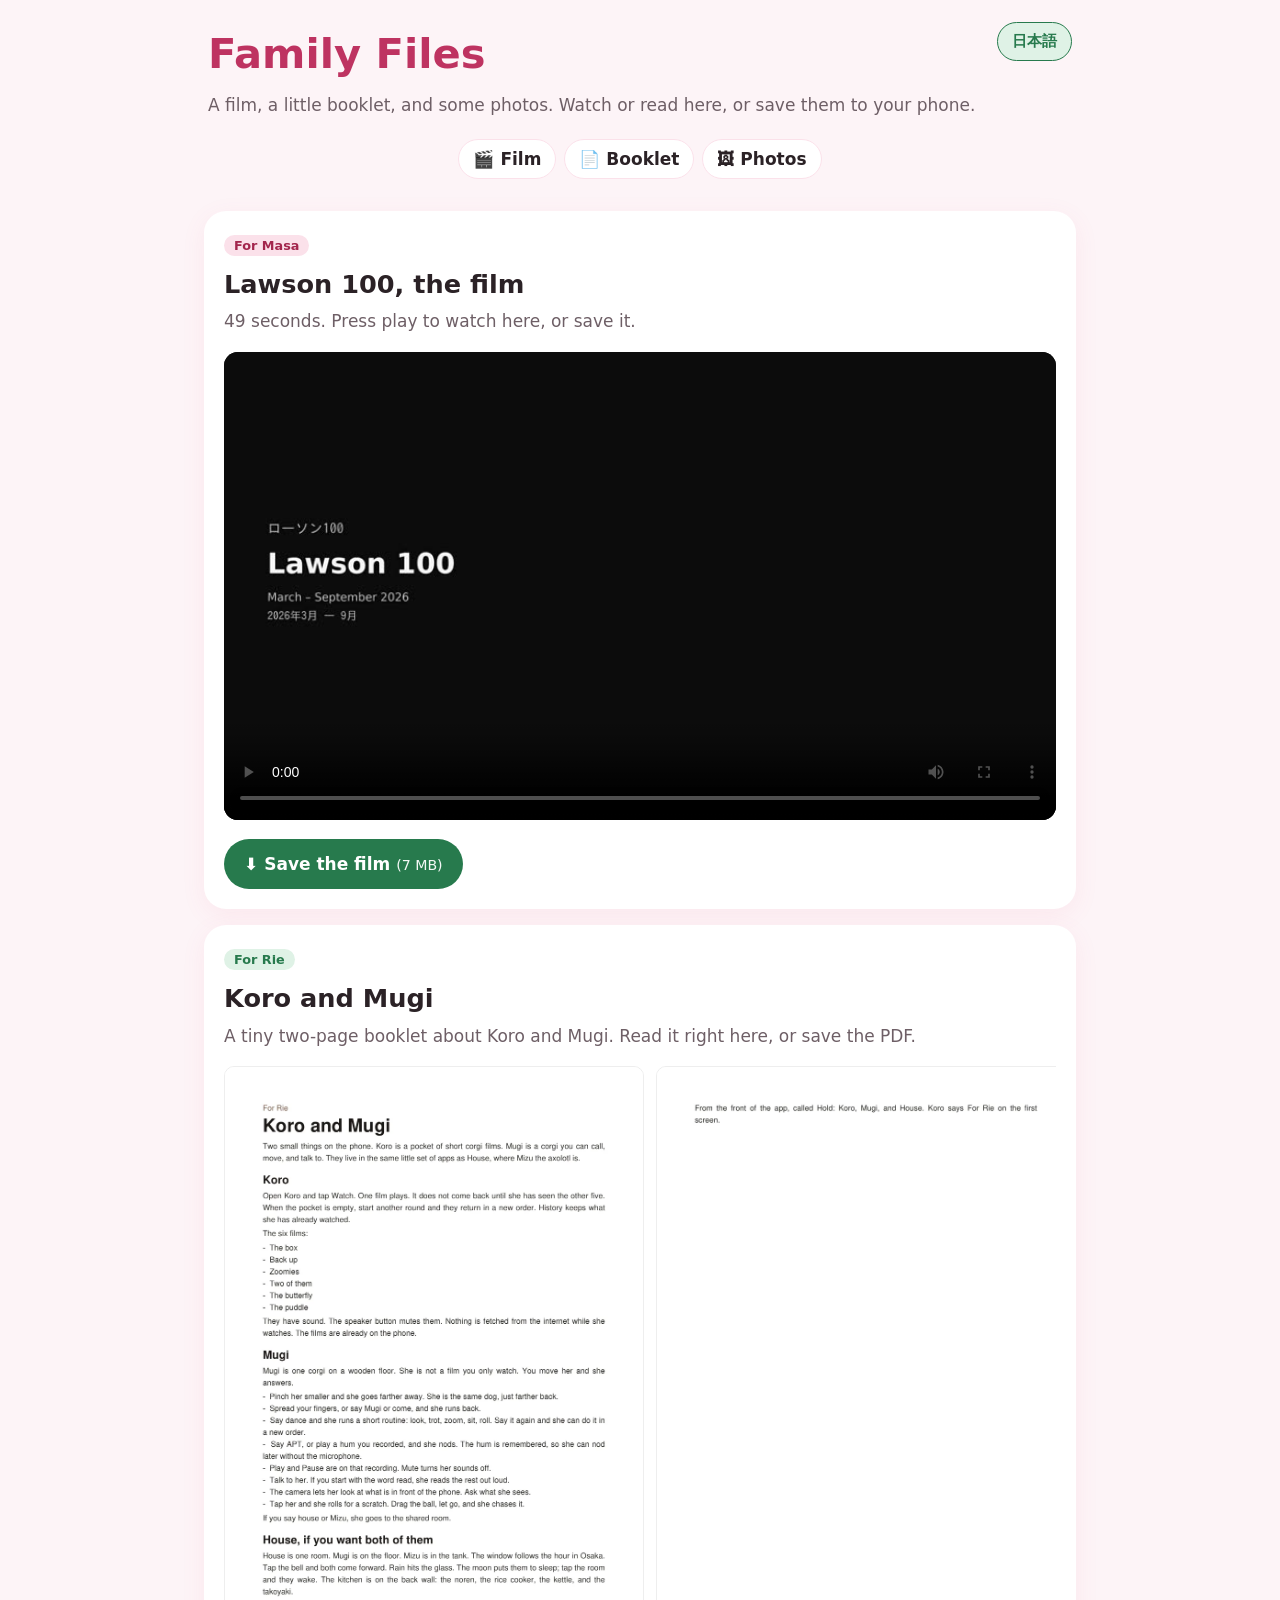
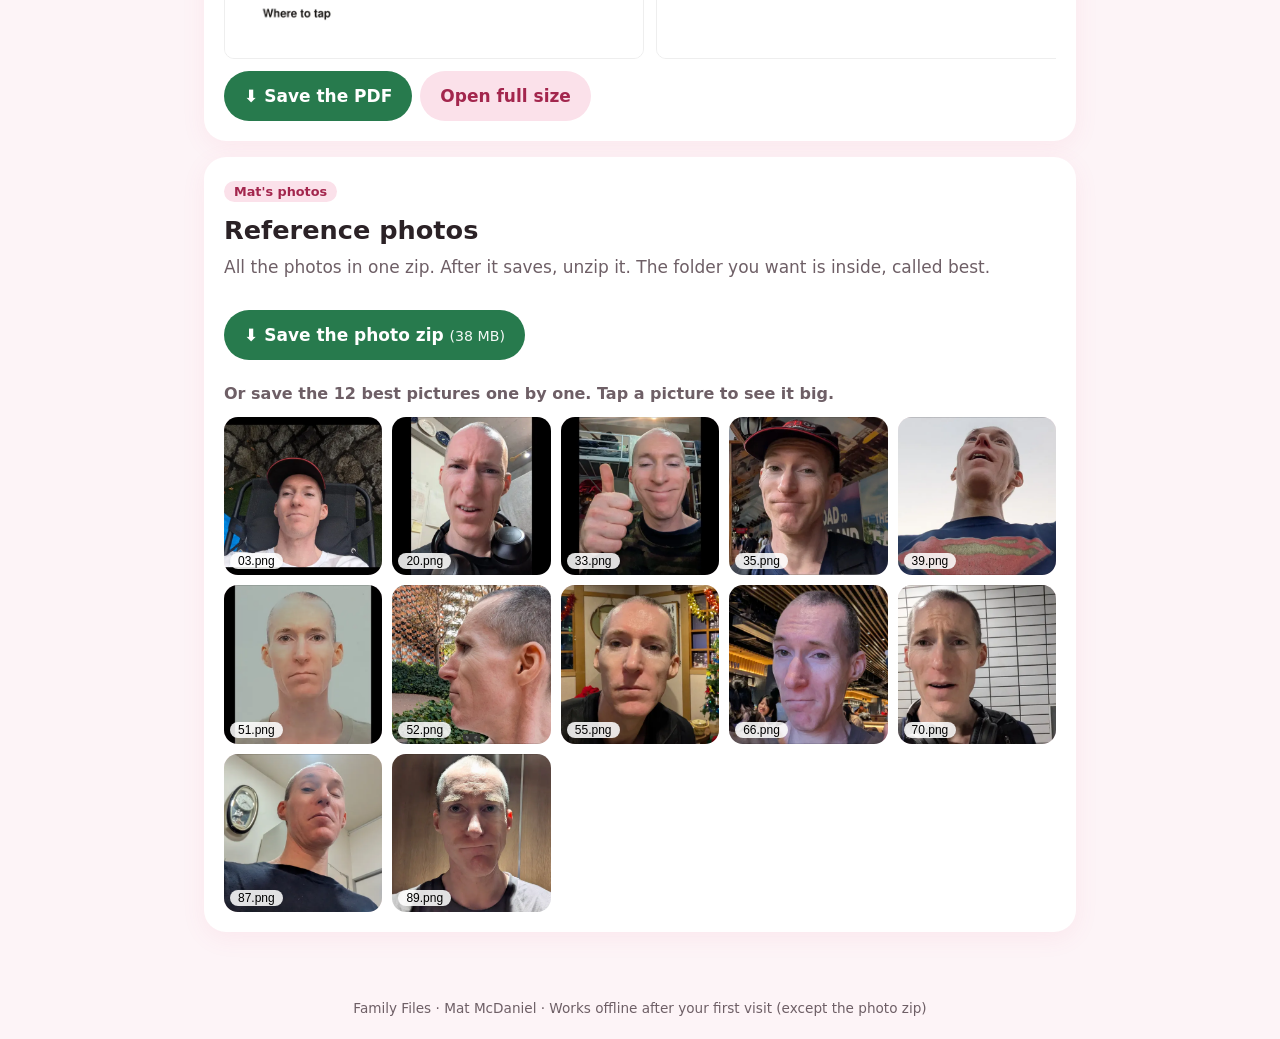
<file: index.html>
<!doctype html><html lang="en"><head><meta charset="utf-8"><meta name="viewport" content="width=device-width,initial-scale=1">
<title>Family Files</title><meta name="description" content="Shared family files from Mat."><meta name="robots" content="noindex"><meta name="theme-color" content="#fdf4f7">
<link rel="manifest" href="manifest.webmanifest"><link rel="icon" href="icon.svg"><link rel="stylesheet" href="style.css"></head><body>
<header class="top"><div><h1 data-t="title"></h1><p data-t="sub"></p></div><button id="lang" class="pill" lang="ja">日本語</button></header>
<nav class="jump" aria-label="Sections"><a href="#film" data-t="j1"></a><a href="#pdf" data-t="j2"></a><a href="#photos" data-t="j3"></a></nav>
<main>
<section id="film" class="card"><span class="tag pink" data-t="forMasa"></span><h2 data-t="filmT"></h2><p data-t="filmP"></p>
<video aria-label="Lawson 100 film" controls playsinline preload="metadata" poster="poster.jpg" src="Lawson100-for-Masa.mp4"></video>
<a class="btn" href="Lawson100-for-Masa.mp4" download><span data-t="saveFilm"></span> <small>(7 MB)</small></a></section>
<section id="pdf" class="card"><span class="tag green" data-t="forRie"></span><h2 data-t="pdfT"></h2><p data-t="pdfP"></p>
<div class="pages" tabindex="0" role="region" aria-label="Booklet pages, scroll sideways"><img src="pdfpage-1.webp" alt="Koro and Mugi booklet, page 1" loading="lazy"><img src="pdfpage-2.webp" alt="Koro and Mugi booklet, page 2" loading="lazy"></div>
<div class="row"><a class="btn" href="Koro-and-Mugi-for-Rie.pdf" download data-t="savePdf"></a><a class="btn ghost" href="Koro-and-Mugi-for-Rie.pdf" target="_blank" rel="noopener" data-t="openPdf"></a></div></section>
<section id="photos" class="card"><span class="tag pink" data-t="forMat"></span><h2 data-t="phT"></h2><p data-t="phP"></p>
<a class="btn" href="mat-solo-reference-photos.zip" download><span data-t="saveZip"></span> <small>(38 MB)</small></a>
<h3 data-t="oneByOne"></h3><div class="gallery" id="gal"></div></section>
</main>
<div id="lb" class="lb" hidden role="dialog" aria-modal="true" aria-label="Photo viewer"><button class="x" aria-label="Close">×</button><button class="pv" aria-label="Previous">‹</button><img alt=""><button class="nx" aria-label="Next">›</button><a class="btn dl" download></a></div>
<footer data-t="foot"></footer>
<script src="app.js"></script></body></html>
</file>
<file: style.css>
:root{--bg:#fdf4f7;--ink:#2b2226;--mut:#6e5f66;--pink:#be3361;--pinks:#fbe1ea;--green:#277a4d;--greens:#dff2e6;--card:#fff}
*{box-sizing:border-box}body{margin:0;background:var(--bg);color:var(--ink);font:17px/1.55 system-ui,-apple-system,"Hiragino Sans","Noto Sans JP",sans-serif}
.top{display:flex;justify-content:space-between;gap:12px;align-items:flex-start;max-width:900px;margin:auto;padding:22px 18px 6px}
.top h1{margin:0;font-size:clamp(1.8rem,5vw,2.6rem);color:var(--pink)}.top p{margin:.3em 0;color:var(--mut)}
.pill{flex:none;border:1.5px solid var(--green);background:var(--greens);color:var(--green);border-radius:99px;padding:8px 14px;font:600 .95rem system-ui;cursor:pointer}
.jump{position:sticky;top:0;z-index:2;display:flex;gap:8px;justify-content:center;padding:10px;background:#fdf4f7ee;backdrop-filter:blur(6px)}
.jump a{text-decoration:none;color:var(--ink);background:var(--card);border:1.5px solid var(--pinks);padding:6px 14px;border-radius:99px;font-weight:600}
main{max-width:900px;margin:auto;padding:6px 14px 30px}
.card{background:var(--card);border-radius:22px;padding:20px;margin:16px 0;box-shadow:0 6px 24px #e2557f14;scroll-margin-top:60px}
.card h2{margin:.3em 0 .1em;font-size:1.6rem}.card p{color:var(--mut);margin:.2em 0 1em}
.tag{font-size:.8rem;font-weight:700;padding:3px 10px;border-radius:99px}.tag.pink{background:var(--pinks);color:#a3264d}.tag.green{background:var(--greens);color:var(--green)}
video{width:100%;border-radius:14px;background:#111;aspect-ratio:16/9}
.btn{display:inline-block;margin:12px 8px 0 0;background:var(--green);color:#fff;text-decoration:none;font-weight:700;padding:12px 20px;border-radius:99px}.btn.ghost{background:var(--pinks);color:#a3264d}
.btn small{opacity:.95;font-weight:500}
.pages{display:flex;gap:12px;overflow-x:auto;scroll-snap-type:x mandatory}.pages img{flex:0 0 min(100%,420px);width:min(100%,420px);border:1px solid #eee;border-radius:10px;scroll-snap-align:start}
h3{font-size:1rem;margin:1.4em 0 .6em;color:var(--mut);font-weight:600}
.gallery{display:grid;grid-template-columns:repeat(auto-fill,minmax(140px,1fr));gap:10px}@media(max-width:500px){.gallery{grid-template-columns:repeat(2,1fr)}}
.gallery button{border:0;padding:0;background:var(--pinks);border-radius:14px;overflow:hidden;cursor:zoom-in;position:relative}
.gallery img{width:100%;aspect-ratio:1;object-fit:cover;display:block}.gallery span{position:absolute;left:6px;bottom:6px;background:#fffd;font-size:.75rem;padding:1px 8px;border-radius:99px}
.lb{position:fixed;inset:0;z-index:5;background:#1b1418f2;display:flex;flex-direction:column;align-items:center;justify-content:center}.lb[hidden]{display:none}
.lb img{max-width:94vw;max-height:calc(100vh - 140px);border-radius:10px}
.lb .x,.lb .pv,.lb .nx{position:absolute;background:#fff3;color:#fff;border:0;border-radius:50%;width:48px;height:48px;font-size:1.8rem;cursor:pointer}.lb .x{top:14px;right:14px}.lb .pv{left:8px;top:50%}.lb .nx{right:8px;top:50%}
:focus-visible{outline:3px solid var(--pink);outline-offset:2px}.lb :focus-visible{outline-color:#fff}
.lb .pv,.lb .nx{transform:translateY(-50%)}.lb .dl{margin:14px 0 0}
.pages a{flex:0 0 min(100%,420px);scroll-snap-align:start}.pages a img{width:100%}
@media(max-width:500px){.lb .pv,.lb .nx{top:auto;bottom:20px;transform:none}.lb img{max-height:calc(100vh - 200px)}.jump a{padding:6px 10px}}
footer{text-align:center;color:var(--mut);font-size:.85rem;padding:20px}

@media (prefers-reduced-motion:reduce){*,*::before,*::after{animation:none!important;transition:none!important;scroll-behavior:auto!important}}
</file>
